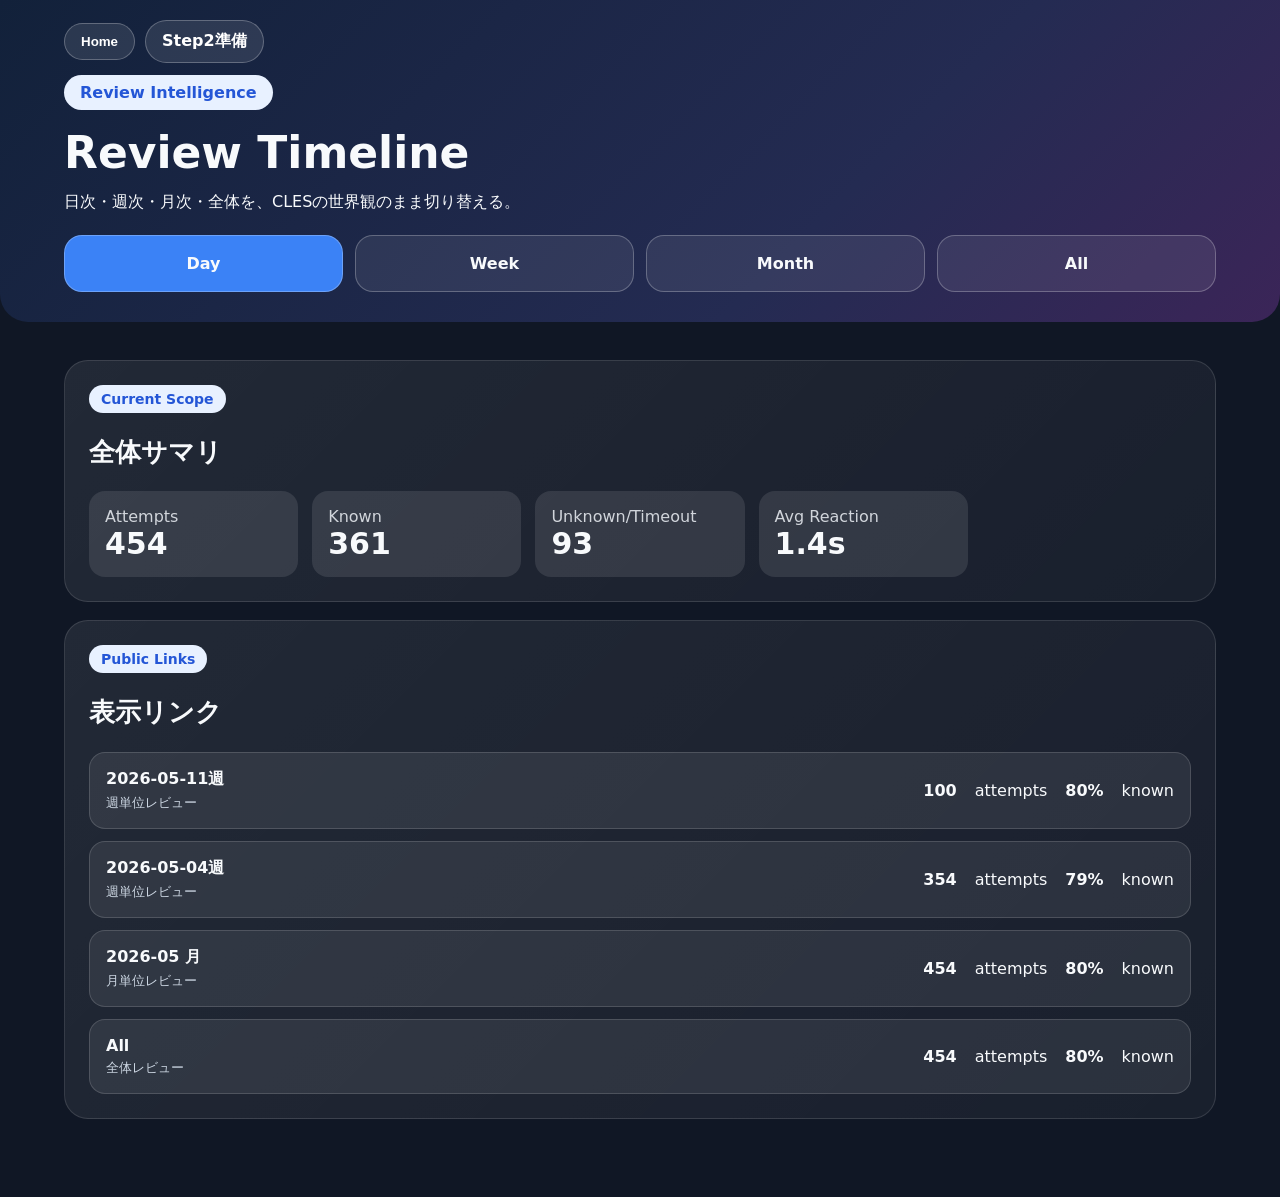
<file: index.html>
<!doctype html>
<html lang="ja">
<head>
<meta charset="utf-8">
<meta name="viewport" content="width=device-width,initial-scale=1">
<title>CLES Review Timeline</title>
<link rel="stylesheet" href="./css/style.css">
</head>
<body>
<header class="hero">
  <div class="topbar">
    <button id="homeBtn" class="home-btn" type="button">Home</button>
    <a class="nav-pill" href="./step2.html">Step2準備</a>
  </div>
  <div class="badge">Review Intelligence</div>
  <h1>Review Timeline</h1>
  <p>日次・週次・月次・全体を、CLESの世界観のまま切り替える。</p>
  <div class="tabs">
    <a href="./day_20260511_index.html">Day</a>
    <a href="./week_20260511_index.html">Week</a>
    <a href="./month_202605_index.html">Month</a>
    <a href="./all_index.html">All</a>
  </div>
</header>
<main>
<section class="card">
  <div class="badge small">Current Scope</div>
  <h2>全体サマリ</h2>
  <div class="metrics">
    <div><span>Attempts</span><b>454</b></div>
    <div><span>Known</span><b>361</b></div>
    <div><span>Unknown/Timeout</span><b>93</b></div>
    <div><span>Avg Reaction</span><b>1.4s</b></div>
  </div>
</section>
<section class="card">
  <div class="badge small">Public Links</div>
  <h2>表示リンク</h2>
  <div class="links">
    <a class="link-row" href="./week_20260511_index.html">
      <div><b>2026-05-11週</b><small>週単位レビュー</small></div>
      <strong>100</strong><span>attempts</span><strong>80%</strong><span>known</span>
    </a>
<a class="link-row" href="./week_20260504_index.html">
      <div><b>2026-05-04週</b><small>週単位レビュー</small></div>
      <strong>354</strong><span>attempts</span><strong>79%</strong><span>known</span>
    </a>
    <a class="link-row" href="./month_202605_index.html"><div><b>2026-05 月</b><small>月単位レビュー</small></div><strong>454</strong><span>attempts</span><strong>80%</strong><span>known</span></a>
    <a class="link-row" href="./all_index.html"><div><b>All</b><small>全体レビュー</small></div><strong>454</strong><span>attempts</span><strong>80%</strong><span>known</span></a>
  </div>
</section>
</main>
<script src="./js/app.js"></script>
</body>
</html>
</file>
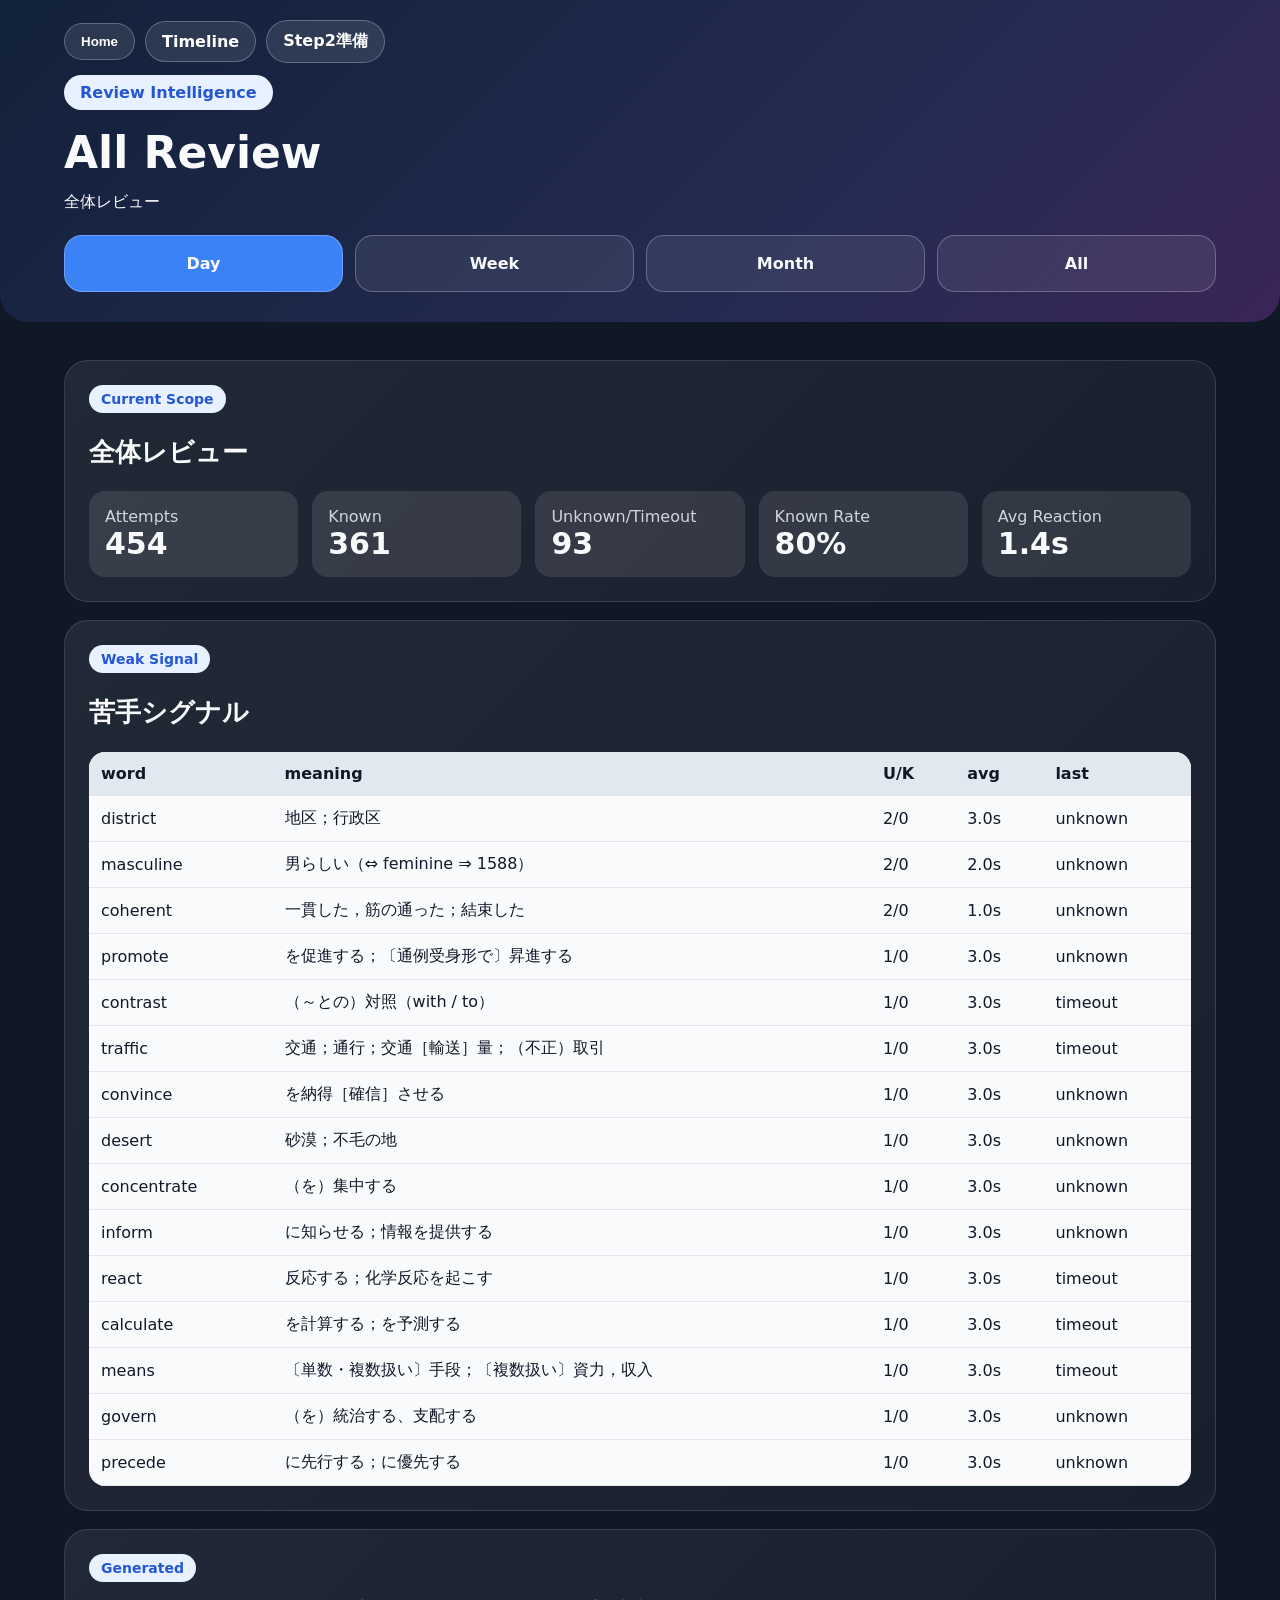
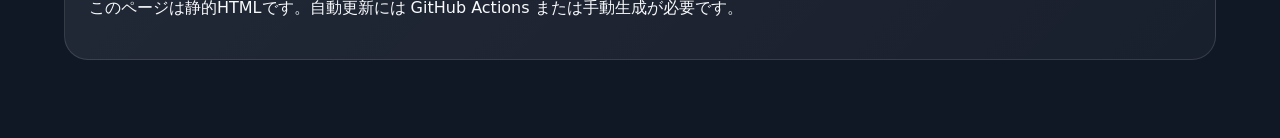
<file: all_index.html>
<!doctype html>
<html lang="ja">
<head>
<meta charset="utf-8">
<meta name="viewport" content="width=device-width,initial-scale=1">
<title>All Review</title>
<link rel="stylesheet" href="./css/style.css">
</head>
<body>
<header class="hero">
  <div class="topbar">
    <button id="homeBtn" class="home-btn" type="button">Home</button>
    <a class="nav-pill" href="./index.html">Timeline</a>
    <a class="nav-pill" href="./step2.html">Step2準備</a>
  </div>
  <div class="badge">Review Intelligence</div>
  <h1>All Review</h1>
  <p>全体レビュー</p>
  <div class="tabs">
    <a href="./day_20260511_index.html">Day</a>
    <a href="./week_20260511_index.html">Week</a>
    <a href="./month_202605_index.html">Month</a>
    <a href="./all_index.html">All</a>
  </div>
</header>

<main>
<section class="card">
  <div class="badge small">Current Scope</div>
  <h2>全体レビュー</h2>
  <div class="metrics">
    <div><span>Attempts</span><b>454</b></div>
    <div><span>Known</span><b>361</b></div>
    <div><span>Unknown/Timeout</span><b>93</b></div>
    <div><span>Known Rate</span><b>80%</b></div>
    <div><span>Avg Reaction</span><b>1.4s</b></div>
  </div>
</section>

<section class="card">
  <div class="badge small">Weak Signal</div>
  <h2>苦手シグナル</h2>
  <table>
    <thead><tr><th>word</th><th>meaning</th><th>U/K</th><th>avg</th><th>last</th></tr></thead>
    <tbody><tr><td>district</td><td>地区；行政区</td><td>2/0</td><td>3.0s</td><td>unknown</td></tr>
<tr><td>masculine</td><td>男らしい（⇔ feminine ⇒ 1588）</td><td>2/0</td><td>2.0s</td><td>unknown</td></tr>
<tr><td>coherent</td><td>一貫した，筋の通った；結束した</td><td>2/0</td><td>1.0s</td><td>unknown</td></tr>
<tr><td>promote</td><td>を促進する；〔通例受身形で〕昇進する</td><td>1/0</td><td>3.0s</td><td>unknown</td></tr>
<tr><td>contrast</td><td>（～との）対照（with / to）</td><td>1/0</td><td>3.0s</td><td>timeout</td></tr>
<tr><td>traffic</td><td>交通；通行；交通［輸送］量；（不正）取引</td><td>1/0</td><td>3.0s</td><td>timeout</td></tr>
<tr><td>convince</td><td>を納得［確信］させる</td><td>1/0</td><td>3.0s</td><td>unknown</td></tr>
<tr><td>desert</td><td>砂漠；不毛の地</td><td>1/0</td><td>3.0s</td><td>unknown</td></tr>
<tr><td>concentrate</td><td>（を）集中する</td><td>1/0</td><td>3.0s</td><td>unknown</td></tr>
<tr><td>inform</td><td>に知らせる；情報を提供する</td><td>1/0</td><td>3.0s</td><td>unknown</td></tr>
<tr><td>react</td><td>反応する；化学反応を起こす</td><td>1/0</td><td>3.0s</td><td>timeout</td></tr>
<tr><td>calculate</td><td>を計算する；を予測する</td><td>1/0</td><td>3.0s</td><td>timeout</td></tr>
<tr><td>means</td><td>〔単数・複数扱い〕手段；〔複数扱い〕資力，収入</td><td>1/0</td><td>3.0s</td><td>timeout</td></tr>
<tr><td>govern</td><td>（を）統治する、支配する</td><td>1/0</td><td>3.0s</td><td>unknown</td></tr>
<tr><td>precede</td><td>に先行する；に優先する</td><td>1/0</td><td>3.0s</td><td>unknown</td></tr></tbody>
  </table>
</section>

<section class="card">
  <div class="badge small">Generated</div>
  <p>このページは静的HTMLです。自動更新には GitHub Actions または手動生成が必要です。</p>
</section>
</main>
<script src="./js/app.js"></script>
</body>
</html>
</file>
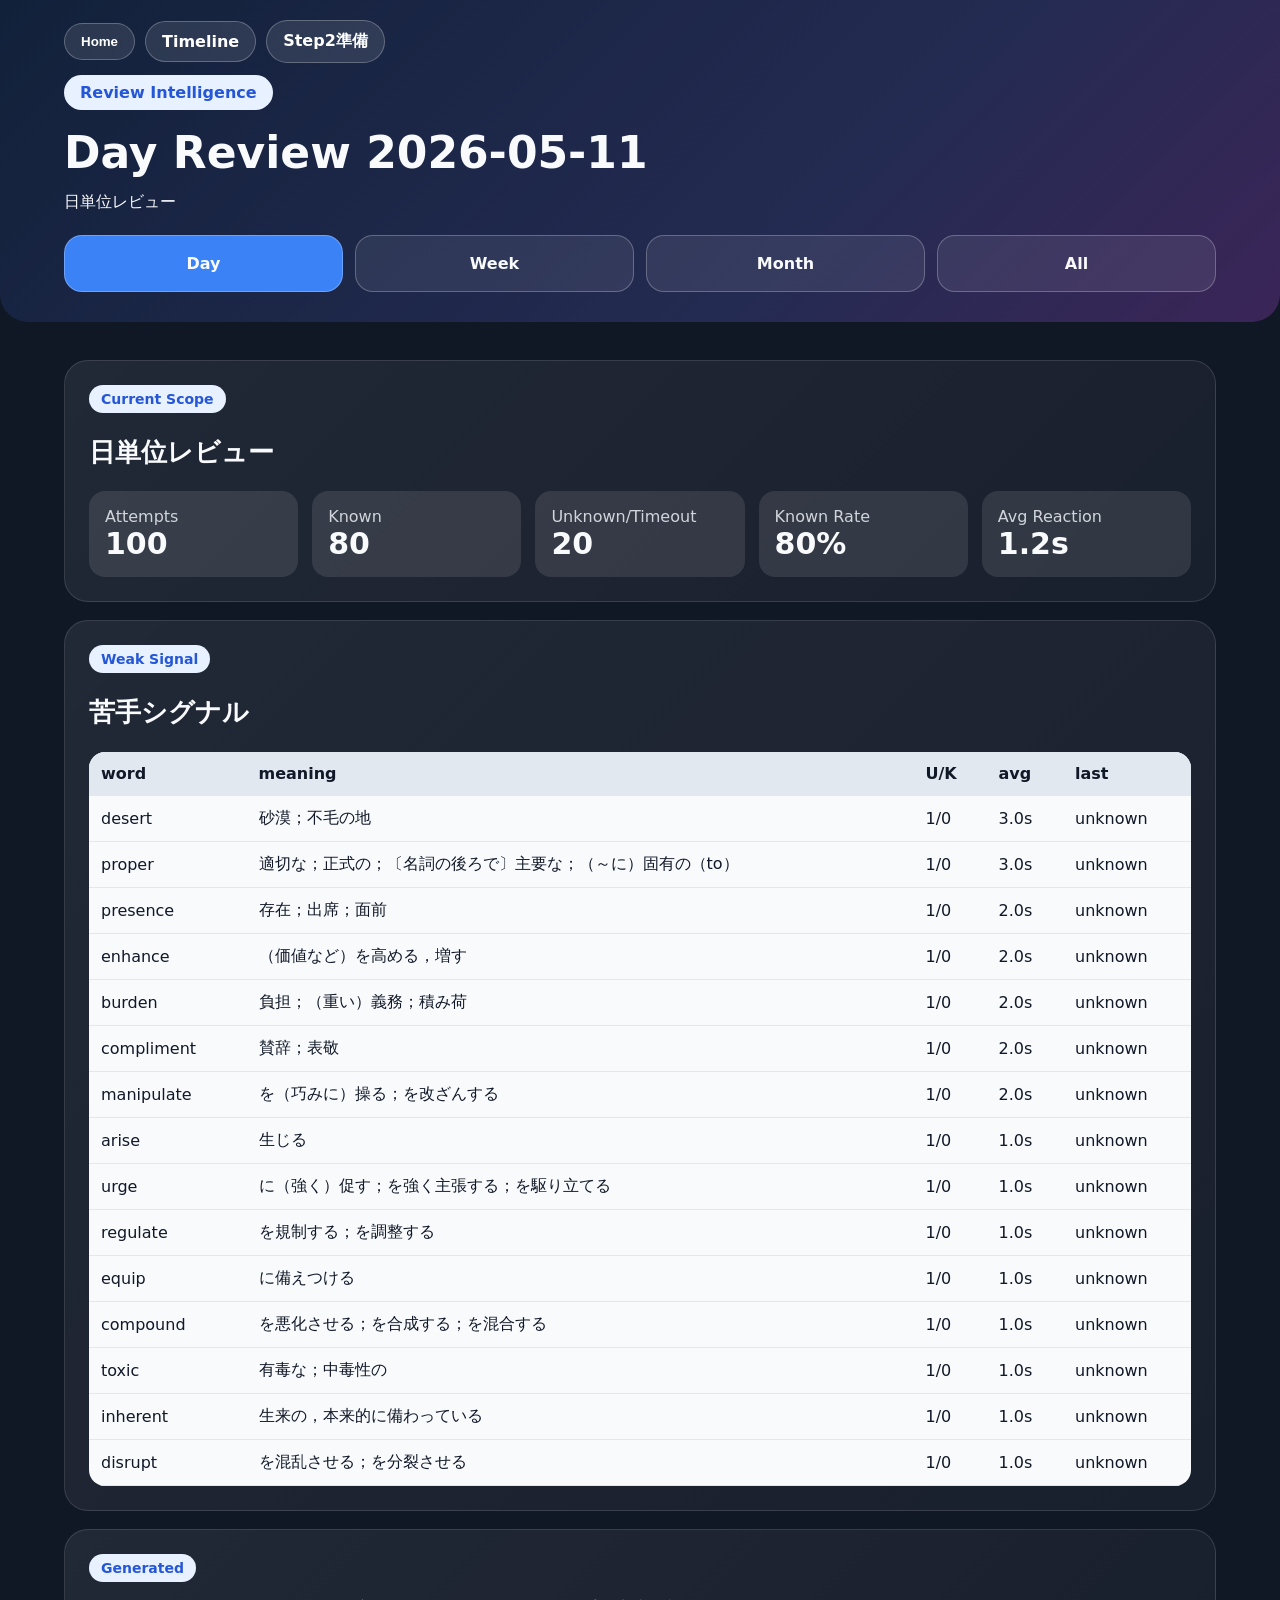
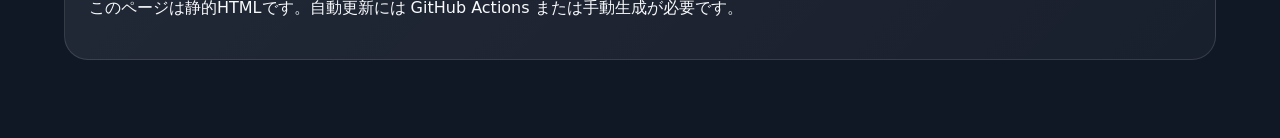
<file: day_20260511_index.html>
<!doctype html>
<html lang="ja">
<head>
<meta charset="utf-8">
<meta name="viewport" content="width=device-width,initial-scale=1">
<title>Day Review 2026-05-11</title>
<link rel="stylesheet" href="./css/style.css">
</head>
<body>
<header class="hero">
  <div class="topbar">
    <button id="homeBtn" class="home-btn" type="button">Home</button>
    <a class="nav-pill" href="./index.html">Timeline</a>
    <a class="nav-pill" href="./step2.html">Step2準備</a>
  </div>
  <div class="badge">Review Intelligence</div>
  <h1>Day Review 2026-05-11</h1>
  <p>日単位レビュー</p>
  <div class="tabs">
    <a href="./day_20260511_index.html">Day</a>
    <a href="./week_20260511_index.html">Week</a>
    <a href="./month_202605_index.html">Month</a>
    <a href="./all_index.html">All</a>
  </div>
</header>

<main>
<section class="card">
  <div class="badge small">Current Scope</div>
  <h2>日単位レビュー</h2>
  <div class="metrics">
    <div><span>Attempts</span><b>100</b></div>
    <div><span>Known</span><b>80</b></div>
    <div><span>Unknown/Timeout</span><b>20</b></div>
    <div><span>Known Rate</span><b>80%</b></div>
    <div><span>Avg Reaction</span><b>1.2s</b></div>
  </div>
</section>

<section class="card">
  <div class="badge small">Weak Signal</div>
  <h2>苦手シグナル</h2>
  <table>
    <thead><tr><th>word</th><th>meaning</th><th>U/K</th><th>avg</th><th>last</th></tr></thead>
    <tbody><tr><td>desert</td><td>砂漠；不毛の地</td><td>1/0</td><td>3.0s</td><td>unknown</td></tr>
<tr><td>proper</td><td>適切な；正式の；〔名詞の後ろで〕主要な；（～に）固有の（to）</td><td>1/0</td><td>3.0s</td><td>unknown</td></tr>
<tr><td>presence</td><td>存在；出席；面前</td><td>1/0</td><td>2.0s</td><td>unknown</td></tr>
<tr><td>enhance</td><td>（価値など）を高める，増す</td><td>1/0</td><td>2.0s</td><td>unknown</td></tr>
<tr><td>burden</td><td>負担；（重い）義務；積み荷</td><td>1/0</td><td>2.0s</td><td>unknown</td></tr>
<tr><td>compliment</td><td>賛辞；表敬</td><td>1/0</td><td>2.0s</td><td>unknown</td></tr>
<tr><td>manipulate</td><td>を（巧みに）操る；を改ざんする</td><td>1/0</td><td>2.0s</td><td>unknown</td></tr>
<tr><td>arise</td><td>生じる</td><td>1/0</td><td>1.0s</td><td>unknown</td></tr>
<tr><td>urge</td><td>に（強く）促す；を強く主張する；を駆り立てる</td><td>1/0</td><td>1.0s</td><td>unknown</td></tr>
<tr><td>regulate</td><td>を規制する；を調整する</td><td>1/0</td><td>1.0s</td><td>unknown</td></tr>
<tr><td>equip</td><td>に備えつける</td><td>1/0</td><td>1.0s</td><td>unknown</td></tr>
<tr><td>compound</td><td>を悪化させる；を合成する；を混合する</td><td>1/0</td><td>1.0s</td><td>unknown</td></tr>
<tr><td>toxic</td><td>有毒な；中毒性の</td><td>1/0</td><td>1.0s</td><td>unknown</td></tr>
<tr><td>inherent</td><td>生来の，本来的に備わっている</td><td>1/0</td><td>1.0s</td><td>unknown</td></tr>
<tr><td>disrupt</td><td>を混乱させる；を分裂させる</td><td>1/0</td><td>1.0s</td><td>unknown</td></tr></tbody>
  </table>
</section>

<section class="card">
  <div class="badge small">Generated</div>
  <p>このページは静的HTMLです。自動更新には GitHub Actions または手動生成が必要です。</p>
</section>
</main>
<script src="./js/app.js"></script>
</body>
</html>
</file>
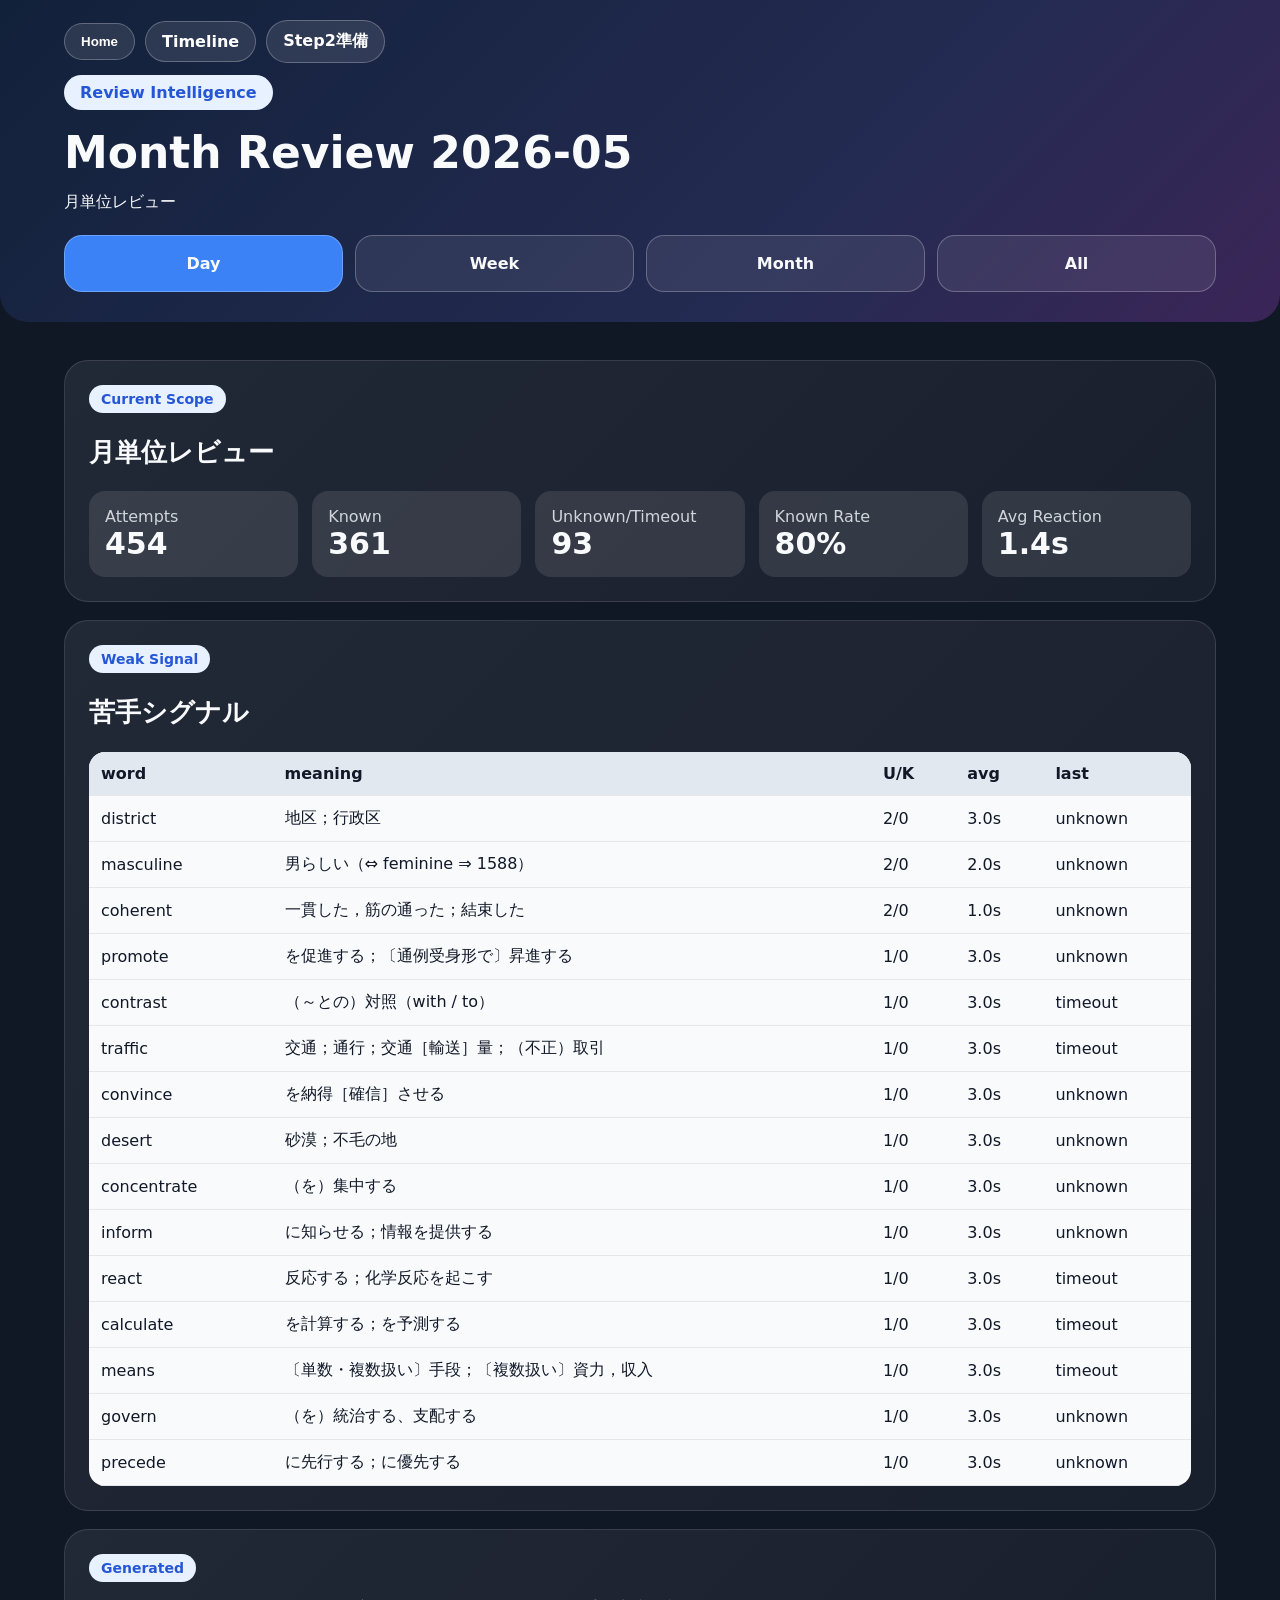
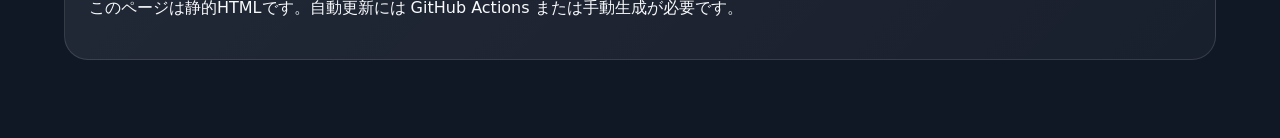
<file: month_202605_index.html>
<!doctype html>
<html lang="ja">
<head>
<meta charset="utf-8">
<meta name="viewport" content="width=device-width,initial-scale=1">
<title>Month Review 2026-05</title>
<link rel="stylesheet" href="./css/style.css">
</head>
<body>
<header class="hero">
  <div class="topbar">
    <button id="homeBtn" class="home-btn" type="button">Home</button>
    <a class="nav-pill" href="./index.html">Timeline</a>
    <a class="nav-pill" href="./step2.html">Step2準備</a>
  </div>
  <div class="badge">Review Intelligence</div>
  <h1>Month Review 2026-05</h1>
  <p>月単位レビュー</p>
  <div class="tabs">
    <a href="./day_20260511_index.html">Day</a>
    <a href="./week_20260511_index.html">Week</a>
    <a href="./month_202605_index.html">Month</a>
    <a href="./all_index.html">All</a>
  </div>
</header>

<main>
<section class="card">
  <div class="badge small">Current Scope</div>
  <h2>月単位レビュー</h2>
  <div class="metrics">
    <div><span>Attempts</span><b>454</b></div>
    <div><span>Known</span><b>361</b></div>
    <div><span>Unknown/Timeout</span><b>93</b></div>
    <div><span>Known Rate</span><b>80%</b></div>
    <div><span>Avg Reaction</span><b>1.4s</b></div>
  </div>
</section>

<section class="card">
  <div class="badge small">Weak Signal</div>
  <h2>苦手シグナル</h2>
  <table>
    <thead><tr><th>word</th><th>meaning</th><th>U/K</th><th>avg</th><th>last</th></tr></thead>
    <tbody><tr><td>district</td><td>地区；行政区</td><td>2/0</td><td>3.0s</td><td>unknown</td></tr>
<tr><td>masculine</td><td>男らしい（⇔ feminine ⇒ 1588）</td><td>2/0</td><td>2.0s</td><td>unknown</td></tr>
<tr><td>coherent</td><td>一貫した，筋の通った；結束した</td><td>2/0</td><td>1.0s</td><td>unknown</td></tr>
<tr><td>promote</td><td>を促進する；〔通例受身形で〕昇進する</td><td>1/0</td><td>3.0s</td><td>unknown</td></tr>
<tr><td>contrast</td><td>（～との）対照（with / to）</td><td>1/0</td><td>3.0s</td><td>timeout</td></tr>
<tr><td>traffic</td><td>交通；通行；交通［輸送］量；（不正）取引</td><td>1/0</td><td>3.0s</td><td>timeout</td></tr>
<tr><td>convince</td><td>を納得［確信］させる</td><td>1/0</td><td>3.0s</td><td>unknown</td></tr>
<tr><td>desert</td><td>砂漠；不毛の地</td><td>1/0</td><td>3.0s</td><td>unknown</td></tr>
<tr><td>concentrate</td><td>（を）集中する</td><td>1/0</td><td>3.0s</td><td>unknown</td></tr>
<tr><td>inform</td><td>に知らせる；情報を提供する</td><td>1/0</td><td>3.0s</td><td>unknown</td></tr>
<tr><td>react</td><td>反応する；化学反応を起こす</td><td>1/0</td><td>3.0s</td><td>timeout</td></tr>
<tr><td>calculate</td><td>を計算する；を予測する</td><td>1/0</td><td>3.0s</td><td>timeout</td></tr>
<tr><td>means</td><td>〔単数・複数扱い〕手段；〔複数扱い〕資力，収入</td><td>1/0</td><td>3.0s</td><td>timeout</td></tr>
<tr><td>govern</td><td>（を）統治する、支配する</td><td>1/0</td><td>3.0s</td><td>unknown</td></tr>
<tr><td>precede</td><td>に先行する；に優先する</td><td>1/0</td><td>3.0s</td><td>unknown</td></tr></tbody>
  </table>
</section>

<section class="card">
  <div class="badge small">Generated</div>
  <p>このページは静的HTMLです。自動更新には GitHub Actions または手動生成が必要です。</p>
</section>
</main>
<script src="./js/app.js"></script>
</body>
</html>
</file>
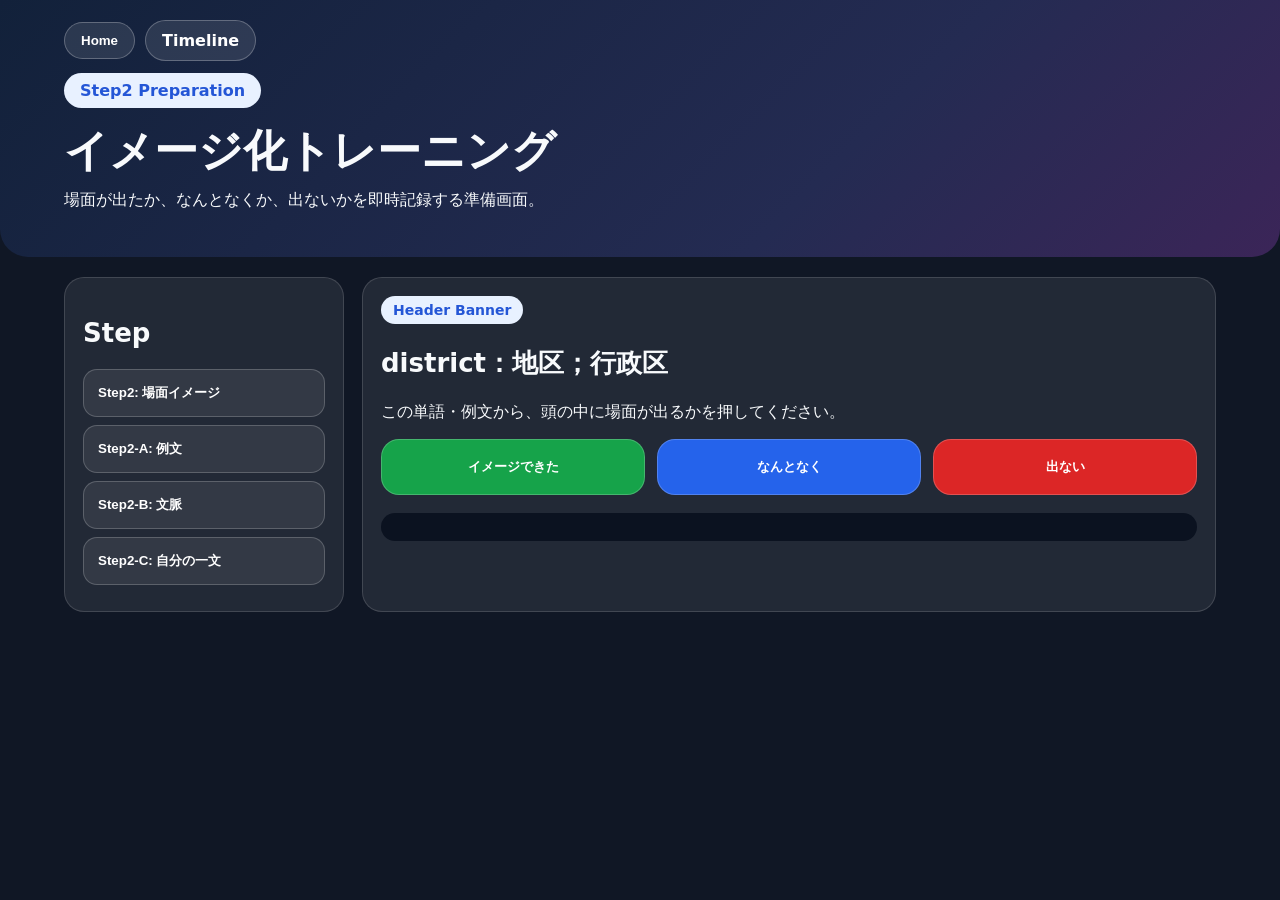
<file: step2.html>
<!doctype html>
<html lang="ja">
<head>
<meta charset="utf-8">
<meta name="viewport" content="width=device-width,initial-scale=1">
<title>CLES Step2 Prep</title>
<link rel="stylesheet" href="./css/style.css">
<style>
.step-grid{display:grid;grid-template-columns:280px 1fr;gap:18px}.panel{background:rgba(255,255,255,.08);border:1px solid rgba(255,255,255,.14);border-radius:20px;padding:18px}.menu-btn{display:block;width:100%;margin:8px 0;padding:14px;border-radius:14px;border:1px solid rgba(255,255,255,.2);background:rgba(255,255,255,.08);color:#fff;text-align:left;font-weight:800}.choice{display:grid;grid-template-columns:repeat(3,1fr);gap:12px}.choice button{padding:18px;border-radius:18px;border:1px solid rgba(255,255,255,.2);background:rgba(255,255,255,.1);color:#fff;font-weight:900}.choice button.good{background:#16a34a}.choice button.mid{background:#2563eb}.choice button.bad{background:#dc2626}.reasons{display:none;margin-top:18px}.reasons.active{display:grid;grid-template-columns:repeat(5,1fr);gap:10px}.reasons button{padding:12px;border-radius:14px;border:1px solid rgba(255,255,255,.2);background:rgba(255,255,255,.08);color:#fff}@media(max-width:780px){.step-grid{grid-template-columns:1fr}.choice,.reasons.active{grid-template-columns:1fr}}
</style>
</head>
<body>
<header class="hero">
  <div class="topbar">
    <button id="homeBtn" class="home-btn" type="button">Home</button>
    <a class="nav-pill" href="./index.html">Timeline</a>
  </div>
  <div class="badge">Step2 Preparation</div>
  <h1>イメージ化トレーニング</h1>
  <p>場面が出たか、なんとなくか、出ないかを即時記録する準備画面。</p>
</header>
<main class="step-grid">
  <aside class="panel">
    <h2>Step</h2>
    <button class="menu-btn">Step2: 場面イメージ</button>
    <button class="menu-btn">Step2-A: 例文</button>
    <button class="menu-btn">Step2-B: 文脈</button>
    <button class="menu-btn">Step2-C: 自分の一文</button>
  </aside>
  <section class="panel">
    <div class="badge small">Header Banner</div>
    <h2 id="targetText">district：地区；行政区</h2>
    <p>この単語・例文から、頭の中に場面が出るかを押してください。</p>
    <div class="choice">
      <button class="good" data-result="image_ok">イメージできた</button>
      <button class="mid" data-result="kind_of">なんとなく</button>
      <button class="bad" id="noImageBtn" data-result="no_image">出ない</button>
    </div>
    <div id="reasons" class="reasons">
      <button>イマイチな理由を教える</button>
      <button>やり直し</button>
      <button>分からなかった</button>
      <button>難しかった</button>
      <button>忘れてた</button>
    </div>
    <pre id="logBox" style="margin-top:18px;white-space:pre-wrap;background:#0b1220;border-radius:14px;padding:14px;"></pre>
  </section>
</main>
<script src="./js/app.js"></script>
<script src="./js/step2.js"></script>
</body>
</html>
</file>
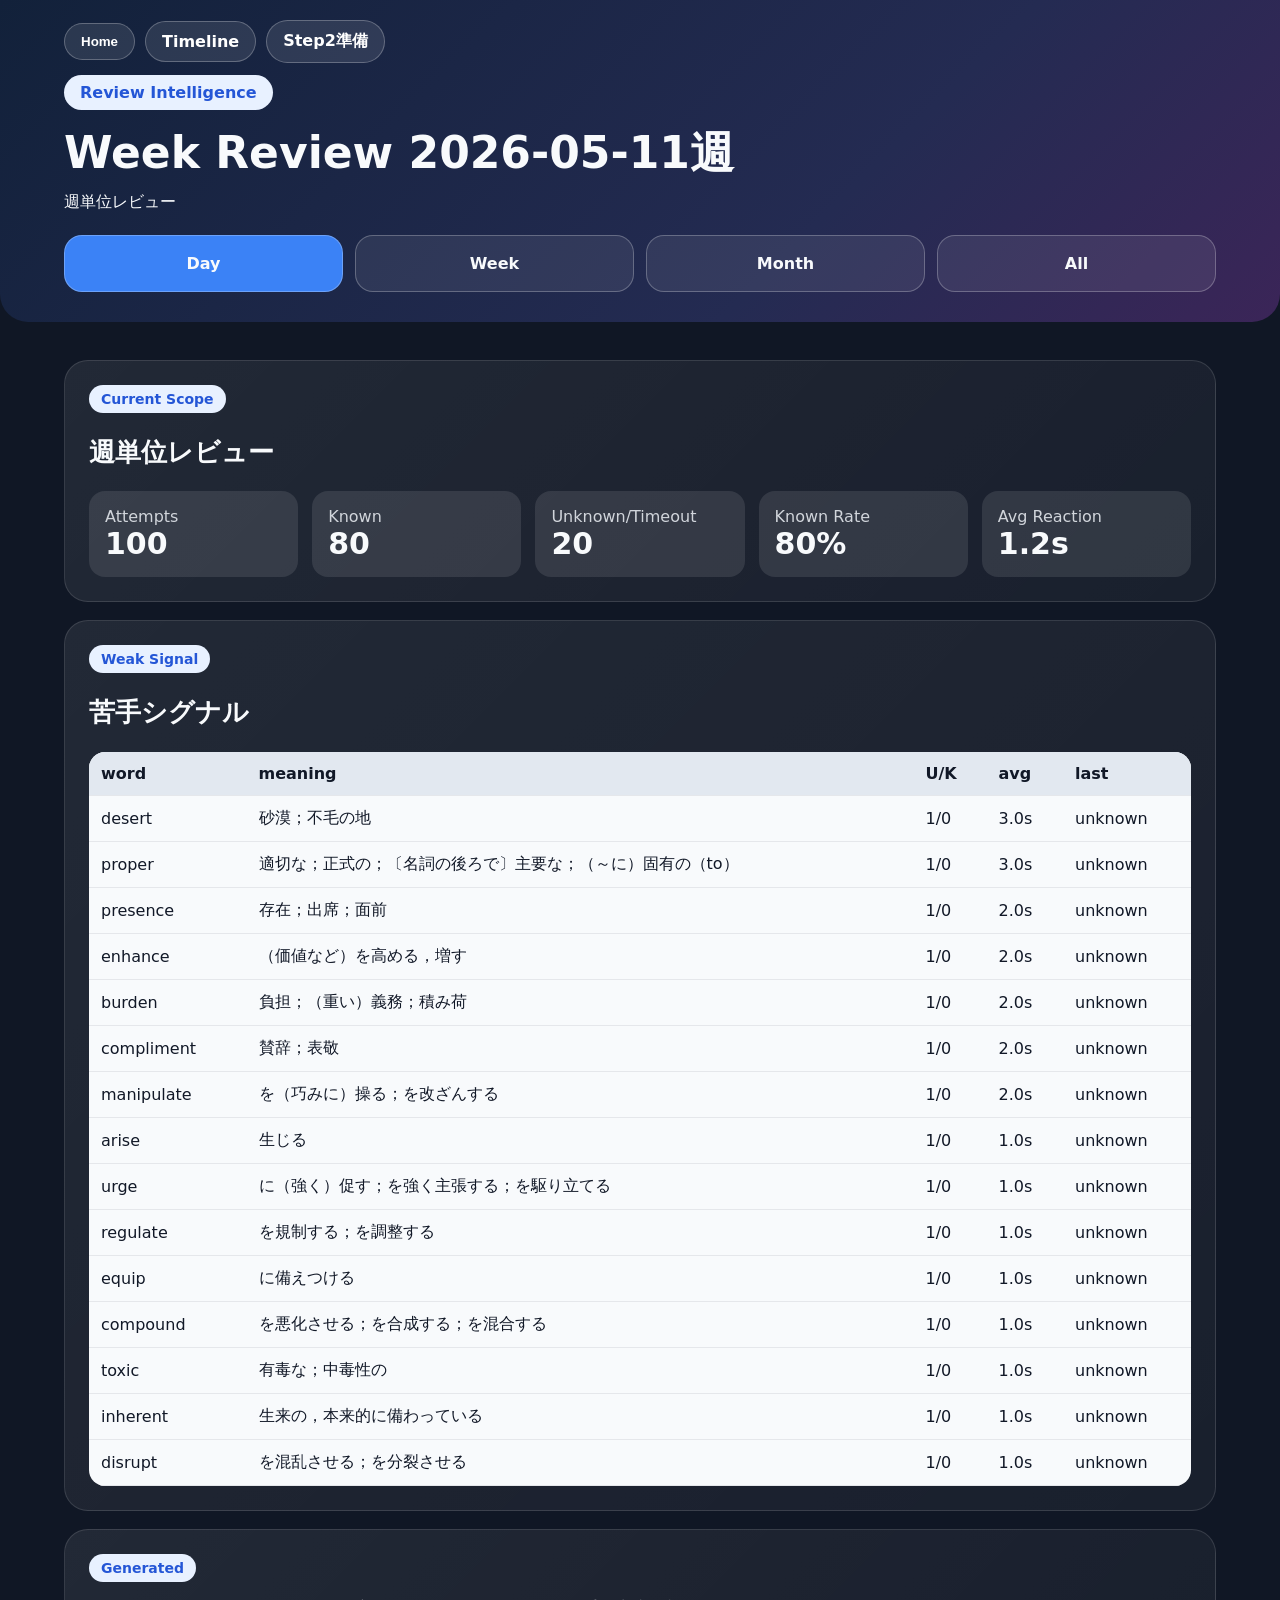
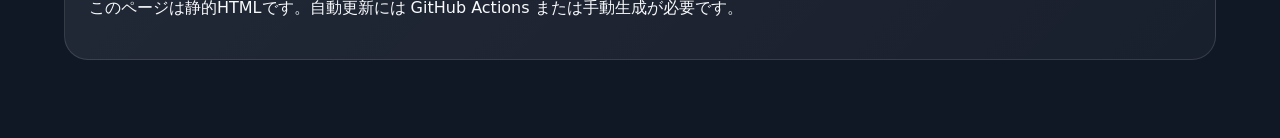
<file: week_20260511_index.html>
<!doctype html>
<html lang="ja">
<head>
<meta charset="utf-8">
<meta name="viewport" content="width=device-width,initial-scale=1">
<title>Week Review 2026-05-11週</title>
<link rel="stylesheet" href="./css/style.css">
</head>
<body>
<header class="hero">
  <div class="topbar">
    <button id="homeBtn" class="home-btn" type="button">Home</button>
    <a class="nav-pill" href="./index.html">Timeline</a>
    <a class="nav-pill" href="./step2.html">Step2準備</a>
  </div>
  <div class="badge">Review Intelligence</div>
  <h1>Week Review 2026-05-11週</h1>
  <p>週単位レビュー</p>
  <div class="tabs">
    <a href="./day_20260511_index.html">Day</a>
    <a href="./week_20260511_index.html">Week</a>
    <a href="./month_202605_index.html">Month</a>
    <a href="./all_index.html">All</a>
  </div>
</header>

<main>
<section class="card">
  <div class="badge small">Current Scope</div>
  <h2>週単位レビュー</h2>
  <div class="metrics">
    <div><span>Attempts</span><b>100</b></div>
    <div><span>Known</span><b>80</b></div>
    <div><span>Unknown/Timeout</span><b>20</b></div>
    <div><span>Known Rate</span><b>80%</b></div>
    <div><span>Avg Reaction</span><b>1.2s</b></div>
  </div>
</section>

<section class="card">
  <div class="badge small">Weak Signal</div>
  <h2>苦手シグナル</h2>
  <table>
    <thead><tr><th>word</th><th>meaning</th><th>U/K</th><th>avg</th><th>last</th></tr></thead>
    <tbody><tr><td>desert</td><td>砂漠；不毛の地</td><td>1/0</td><td>3.0s</td><td>unknown</td></tr>
<tr><td>proper</td><td>適切な；正式の；〔名詞の後ろで〕主要な；（～に）固有の（to）</td><td>1/0</td><td>3.0s</td><td>unknown</td></tr>
<tr><td>presence</td><td>存在；出席；面前</td><td>1/0</td><td>2.0s</td><td>unknown</td></tr>
<tr><td>enhance</td><td>（価値など）を高める，増す</td><td>1/0</td><td>2.0s</td><td>unknown</td></tr>
<tr><td>burden</td><td>負担；（重い）義務；積み荷</td><td>1/0</td><td>2.0s</td><td>unknown</td></tr>
<tr><td>compliment</td><td>賛辞；表敬</td><td>1/0</td><td>2.0s</td><td>unknown</td></tr>
<tr><td>manipulate</td><td>を（巧みに）操る；を改ざんする</td><td>1/0</td><td>2.0s</td><td>unknown</td></tr>
<tr><td>arise</td><td>生じる</td><td>1/0</td><td>1.0s</td><td>unknown</td></tr>
<tr><td>urge</td><td>に（強く）促す；を強く主張する；を駆り立てる</td><td>1/0</td><td>1.0s</td><td>unknown</td></tr>
<tr><td>regulate</td><td>を規制する；を調整する</td><td>1/0</td><td>1.0s</td><td>unknown</td></tr>
<tr><td>equip</td><td>に備えつける</td><td>1/0</td><td>1.0s</td><td>unknown</td></tr>
<tr><td>compound</td><td>を悪化させる；を合成する；を混合する</td><td>1/0</td><td>1.0s</td><td>unknown</td></tr>
<tr><td>toxic</td><td>有毒な；中毒性の</td><td>1/0</td><td>1.0s</td><td>unknown</td></tr>
<tr><td>inherent</td><td>生来の，本来的に備わっている</td><td>1/0</td><td>1.0s</td><td>unknown</td></tr>
<tr><td>disrupt</td><td>を混乱させる；を分裂させる</td><td>1/0</td><td>1.0s</td><td>unknown</td></tr></tbody>
  </table>
</section>

<section class="card">
  <div class="badge small">Generated</div>
  <p>このページは静的HTMLです。自動更新には GitHub Actions または手動生成が必要です。</p>
</section>
</main>
<script src="./js/app.js"></script>
</body>
</html>
</file>
<file: css/style.css>
*{box-sizing:border-box}body{margin:0;font-family:system-ui,-apple-system,BlinkMacSystemFont,"Segoe UI",sans-serif;background:#101725;color:#f8fafc}a{color:inherit;text-decoration:none}.hero{padding:20px 5vw 30px;background:linear-gradient(135deg,#12213a,#242b52 65%,#3b2558);border-bottom-left-radius:28px;border-bottom-right-radius:28px}.topbar{display:flex;gap:10px;align-items:center;margin-bottom:12px}.home-btn,.nav-pill{border:1px solid rgba(255,255,255,.25);background:rgba(255,255,255,.1);color:#fff;border-radius:999px;padding:10px 16px;font-weight:800}.home-btn{cursor:pointer}.badge{display:inline-flex;background:#e8f1ff;color:#2456d6;border-radius:999px;padding:8px 16px;font-weight:900}.badge.small{font-size:14px;padding:6px 12px}h1{font-size:44px;line-height:1.05;margin:20px 0 8px}h2{font-size:26px}.tabs{display:grid;grid-template-columns:repeat(4,1fr);gap:12px;margin-top:22px}.tabs a{display:block;text-align:center;border:1px solid rgba(255,255,255,.25);background:rgba(255,255,255,.08);border-radius:18px;padding:18px;font-weight:900}.tabs a:first-child{background:#3b82f6}main{padding:20px 5vw 60px}.card{background:linear-gradient(135deg,rgba(255,255,255,.08),rgba(255,255,255,.04));border:1px solid rgba(255,255,255,.12);border-radius:24px;padding:24px;margin:18px 0}.metrics{display:grid;grid-template-columns:repeat(5,1fr);gap:14px}.metrics div{background:rgba(255,255,255,.1);border-radius:16px;padding:16px}.metrics span{display:block;color:#d1d5db}.metrics b{font-size:30px}.links{display:grid;gap:12px}.link-row{display:grid;grid-template-columns:1fr auto auto auto auto;gap:18px;align-items:center;background:rgba(255,255,255,.08);border:1px solid rgba(255,255,255,.15);border-radius:16px;padding:16px}.link-row small{display:block;color:#cbd5e1;margin-top:4px}table{width:100%;border-collapse:collapse;background:#f8fafc;color:#111827;border-radius:16px;overflow:hidden}th,td{padding:12px;border-bottom:1px solid #e5e7eb;text-align:left}th{background:#e2e8f0}@media(max-width:720px){h1{font-size:34px}.tabs,.metrics{grid-template-columns:1fr 1fr}.link-row{grid-template-columns:1fr auto}.link-row span{display:none}}
</file>
